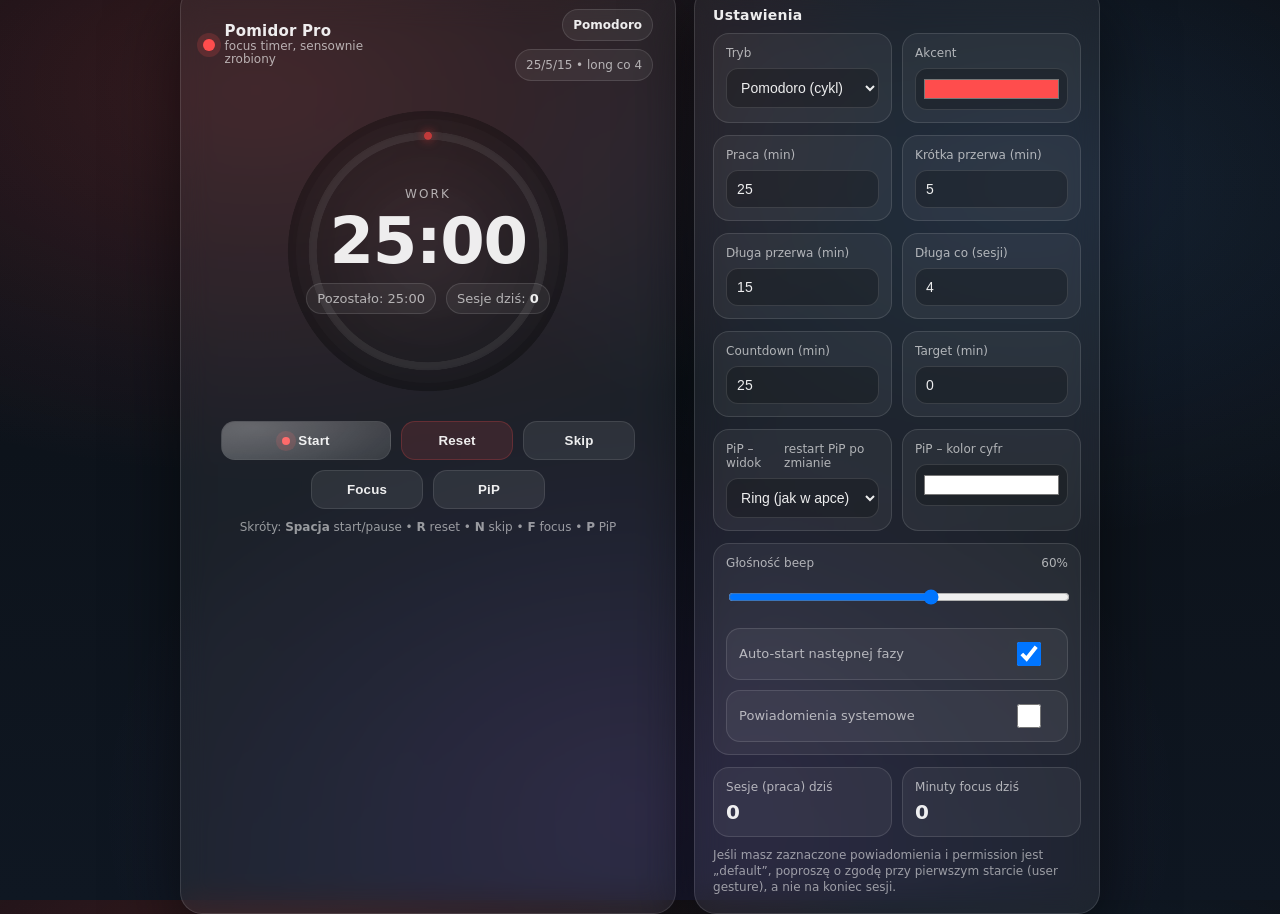
<file: index.html>
<!doctype html>
<html lang="pl">
<head>
  <meta charset="utf-8" />
  <meta name="viewport" content="width=device-width, initial-scale=1, viewport-fit=cover" />
  <meta name="theme-color" content="#0b0f14" />
  <link rel="manifest" href="manifest.json" />
  <title>Pomidor Pro v2.2</title>
  <link rel="stylesheet" href="css/style.css" />
</head>


<body>
  <div class="wrap" id="root">
    <section class="card main">
      <div class="topbar">
        <div class="brand">
          <div class="logoDot"></div>
          <div>
            <p class="title">Pomidor Pro</p>
            <p class="subtitle">focus timer, sensownie zrobiony</p>
          </div>
        </div>
        <div class="chipRow">
          <div class="chip"><strong id="chipMode">Pomodoro</strong></div>
          <div class="chip"><span id="chipPlan">25/5/15 • long co 4</span></div>
        </div>
      </div>

      <div class="dial">
        <div class="dialBox">
          <canvas id="dial" width="720" height="720"></canvas>
          <div class="center">
            <div>
              <div class="phase" id="phaseLabel">WORK</div>
              <div class="time" id="time">25:00</div>
              <div class="meta">
                <span class="pill" id="metaLeft">Pozostało: 25:00</span>
                <span class="pill" id="metaRight">Sesje dziś: <strong id="sessionsToday" style="color:var(--text)">0</strong></span>
              </div>
            </div>
          </div>
        </div>

        <div class="controls">
          <button type="button" class="primary" id="btnStartPause"><span class="dot"></span><span id="btnStartPauseTxt">Start</span></button>
          <button type="button" id="btnReset" class="danger">Reset</button>
          <button type="button" id="btnSkip">Skip</button>
          <button type="button" id="btnFocus">Focus</button>
          <button type="button" id="btnPiP">PiP</button>
        </div>

        <div class="hint">
          Skróty: <strong>Spacja</strong> start/pause • <strong>R</strong> reset • <strong>N</strong> skip • <strong>F</strong> focus • <strong>P</strong> PiP
        </div>
      </div>
    </section>

    <aside class="card side">
      <h2>Ustawienia</h2>

      <div class="row">
        <div class="field">
          <div class="label"><span>Tryb</span></div>
          <select id="mode">
            <option value="pomodoro">Pomodoro (cykl)</option>
            <option value="countdown">Odliczanie</option>
            <option value="countup">Timer w górę</option>
          </select>
        </div>

        <div class="field">
          <div class="label"><span>Akcent</span></div>
          <input id="accent" type="color" value="#ff4d4d" />
        </div>
      </div>

      <div class="row">
        <div class="field">
          <div class="label"><span>Praca (min)</span></div>
          <input id="workMin" type="number" min="1" max="180" value="25" />
        </div>
        <div class="field">
          <div class="label"><span>Krótka przerwa (min)</span></div>
          <input id="shortMin" type="number" min="1" max="60" value="5" />
        </div>
      </div>

      <div class="row">
        <div class="field">
          <div class="label"><span>Długa przerwa (min)</span></div>
          <input id="longMin" type="number" min="1" max="90" value="15" />
        </div>
        <div class="field">
          <div class="label"><span>Długa co (sesji)</span></div>
          <input id="longEvery" type="number" min="2" max="10" value="4" />
        </div>
      </div>

      <div class="row">
        <div class="field">
          <div class="label"><span>Countdown (min)</span></div>
          <input id="countdownMin" type="number" min="1" max="999" value="25" />
        </div>
        <div class="field">
          <div class="label"><span>Target (min)</span></div>
          <input id="countupTargetMin" type="number" min="0" max="999" value="0" />
        </div>
      </div>

      <div class="row">
        <div class="field">
          <div class="label">
            <span>PiP – widok</span>
            <span style="color:var(--muted)">restart PiP po zmianie</span>
          </div>
          <select id="pipView">
            <option value="ring">Ring (jak w apce)</option>
            <option value="digits">Cyfry (minimal)</option>
            <option value="both">Ring + cyfry</option>
          </select>
        </div>
        <div class="field">
          <div class="label"><span>PiP – kolor cyfr</span></div>
          <input id="pipDigitsColor" type="color" value="#ffffff" />
        </div>
      </div>

      <div class="field" style="margin-bottom:12px;">
        <div class="label">
          <span>Głośność beep</span>
          <span id="volVal" style="color:var(--muted)">60%</span>
        </div>
        <input id="volume" type="range" min="0" max="100" value="60" />
        <div class="toggle">
          <span>Auto-start następnej fazy</span>
          <input id="autoStart" type="checkbox" checked />
        </div>
        <div class="toggle">
          <span>Powiadomienia systemowe</span>
          <input id="notify" type="checkbox" />
        </div>
      </div>

      <div class="stats">
        <div class="stat">
          <div class="k">Sesje (praca) dziś</div>
          <div class="v" id="statSessions">0</div>
        </div>
        <div class="stat">
          <div class="k">Minuty focus dziś</div>
          <div class="v" id="statMinutes">0</div>
        </div>
      </div>


      <div class="field installBox" id="installBox" hidden>
        <div class="label"><span>Zainstaluj aplikację</span></div>
        <button type="button" id="btnInstall">Install app</button>
        <div class="hint" id="iosInstallHint" hidden>
          Na iOS: Safari → Udostępnij → „Do ekranu początkowego”.
        </div>
      </div>
      <div class="hint">
        Jeśli masz zaznaczone powiadomienia i permission jest „default”, poproszę o zgodę przy pierwszym starcie (user gesture),
        a nie na koniec sesji.
      </div>
    </aside>
  </div>

  <video id="pipVideo" muted playsinline></video>
  <canvas id="pipCanvas" width="800" height="450"></canvas>

  <script type="module" src="js/app.js"></script>
</body>
</html>
</file>
<file: css/style.css>
:root{
      --bg0:#0b0f14;
      --bg1:#0f1722;
      --card: rgba(255,255,255,.06);
      --stroke: rgba(255,255,255,.12);
      --text: rgba(255,255,255,.92);
      --muted: rgba(255,255,255,.64);
      --accent: #ff4d4d;
      --shadow: 0 24px 70px rgba(0,0,0,.55);
      --radius: 22px;
      --ring: 320px;
    }

    *{ box-sizing:border-box; }
    html,body{ height:100%; }

    body{
      margin:0;
      font-family: ui-sans-serif, system-ui, -apple-system, Segoe UI, Roboto, Helvetica, Arial;
      color: var(--text);
      background:
        radial-gradient(1200px 700px at 20% 10%, rgba(255,77,77,.18), transparent 55%),
        radial-gradient(900px 600px at 80% 20%, rgba(90,160,255,.12), transparent 60%),
        radial-gradient(900px 700px at 50% 90%, rgba(170,90,255,.12), transparent 60%),
        linear-gradient(180deg, var(--bg0), var(--bg1));
      display:flex;
      align-items:center;
      justify-content:center;
      padding: 22px;
    }

    .wrap{
      width:min(920px, 100%);
      display:grid;
      grid-template-columns: 1.1fr .9fr;
      gap: 18px;
    }
    @media (max-width: 880px){
      .wrap{ grid-template-columns: 1fr; }
    }

    .card{
      background: var(--card);
      border: 1px solid var(--stroke);
      border-radius: var(--radius);
      box-shadow: var(--shadow);
      backdrop-filter: blur(14px);
      overflow:hidden;
    }

    .main{ padding: 22px 22px 18px; }
    .topbar{
      display:flex; align-items:center; justify-content:space-between;
      gap: 12px; margin-bottom: 10px;
    }
    .brand{ display:flex; align-items:center; gap: 10px; }
    .logoDot{
      width: 12px; height: 12px; border-radius: 50%;
      background: var(--accent);
      box-shadow: 0 0 0 6px rgba(255,77,77,.18);
    }
    .title{
      font-size: 15px; letter-spacing:.2px; font-weight: 650; margin:0; line-height: 1.1;
    }
    .subtitle{
      margin:0; font-size: 12px; color: var(--muted); line-height: 1.1;
    }

    .chipRow{
      display:flex; gap: 8px; flex-wrap:wrap; justify-content:flex-end;
    }
    .chip{
      font-size: 12px; padding: 8px 10px; border-radius: 999px;
      background: rgba(255,255,255,.06);
      border: 1px solid var(--stroke);
      color: var(--muted);
      user-select:none;
    }
    .chip strong{ color: var(--text); font-weight: 650; }

    .dial{ display:grid; place-items:center; margin: 10px 0 8px; }
    .dialBox{
      width: var(--ring); height: var(--ring);
      position:relative; display:grid; place-items:center;
      border-radius: 999px;
    }
    canvas#dial{
      width: var(--ring); height: var(--ring);
      display:block; border-radius: 999px;
    }
    .center{
      position:absolute; inset: 0;
      display:grid; place-items:center;
      text-align:center; padding: 22px;
      pointer-events:none;
    }
    .phase{
      font-size: 12px; letter-spacing: .18em; text-transform: uppercase;
      color: var(--muted); margin-bottom: 8px;
    }
    .time{
      font-variant-numeric: tabular-nums;
      font-size: 64px; font-weight: 750; line-height: 1.0;
      letter-spacing: -0.02em;
    }
    .meta{
      margin-top: 10px; font-size: 13px; color: var(--muted);
      display:flex; align-items:center; justify-content:center;
      gap: 10px; flex-wrap:wrap;
    }
    .pill{
      padding: 7px 10px; border-radius: 999px;
      background: rgba(255,255,255,.06);
      border: 1px solid var(--stroke);
      color: var(--muted);
    }

    .controls{
      display:flex; gap: 10px; flex-wrap:wrap;
      justify-content:center; margin-top: 10px;
    }
    button{
      appearance:none; border: 0; cursor:pointer;
      border-radius: 14px; padding: 11px 14px;
      font-weight: 650; letter-spacing:.2px;
      color: var(--text);
      background: rgba(255,255,255,.08);
      border: 1px solid rgba(255,255,255,.10);
      transition: transform .06s ease, background .2s ease, border-color .2s ease;
      min-width: 112px;
    }
    button:hover{ background: rgba(255,255,255,.10); border-color: rgba(255,255,255,.16); }
    button:active{ transform: translateY(1px); }

    .primary{
      background: linear-gradient(135deg, rgba(255,255,255,.14), rgba(255,255,255,.06));
      border-color: rgba(255,255,255,.14);
      min-width: 170px;
      position:relative; overflow:hidden;
    }
    .primary::before{
      content:""; position:absolute; inset:-2px;
      background: radial-gradient(400px 120px at 20% 20%, rgba(255,255,255,.24), transparent 60%);
      opacity:.9; pointer-events:none;
    }
    .primary .dot{
      width: 8px; height: 8px; border-radius: 999px;
      background: var(--accent); display:inline-block;
      margin-right: 8px; box-shadow: 0 0 0 6px rgba(255,77,77,.16);
      vertical-align: middle;
    }
    .danger{
      background: rgba(255,77,77,.12);
      border-color: rgba(255,77,77,.22);
    }

    .side{ padding: 18px; }
    .side h2{
      margin: 2px 0 10px;
      font-size: 14px; font-weight: 750; letter-spacing:.2px;
    }

    .row{
      display:grid; grid-template-columns: 1fr 1fr; gap: 10px;
      margin-bottom: 12px;
    }
    .field{
      background: rgba(255,255,255,.05);
      border: 1px solid var(--stroke);
      border-radius: 16px;
      padding: 12px;
    }
    .label{
      font-size: 12px; color: var(--muted);
      margin-bottom: 8px;
      display:flex; justify-content:space-between; gap: 10px;
    }

    select, input[type="number"], input[type="range"]{
      width: 100%;
      border-radius: 12px;
      border: 1px solid rgba(255,255,255,.12);
      background: rgba(0,0,0,.24);
      color: var(--text);
      padding: 10px 10px;
      outline: none;
      font-size: 14px;
    }
    input[type="range"]{ padding: 8px 0; }
    input[type="color"]{
      width: 100%;
      height: 42px;
      border-radius: 12px;
      border: 1px solid rgba(255,255,255,.12);
      background: rgba(0,0,0,.24);
      padding: 6px;
      cursor:pointer;
    }

    .toggle{
      display:flex; align-items:center; justify-content:space-between;
      gap: 12px; padding: 10px 12px;
      border-radius: 14px;
      border: 1px solid var(--stroke);
      background: rgba(255,255,255,.05);
      margin-top: 10px;
    }
    .toggle span{ color: var(--muted); font-size: 13px; }
    .toggle input{ width: 46px; height: 24px; }

    .stats{
      margin-top: 12px;
      display:grid; grid-template-columns: 1fr 1fr; gap: 10px;
    }
    .stat{
      background: rgba(255,255,255,.05);
      border: 1px solid var(--stroke);
      border-radius: 16px;
      padding: 12px;
    }
    .stat .k{ font-size: 12px; color: var(--muted); }
    .stat .v{ font-size: 20px; font-weight: 750; margin-top: 6px; }

    .hint{
      margin-top: 10px;
      font-size: 12px;
      color: rgba(255,255,255,.55);
      line-height: 1.35;
    }

    /* Focus mode — klasa na body */
    body.focusMode{ padding: 0; }
    body.focusMode .side{ display:none; }
    body.focusMode .wrap{
      width: 100%;
      height: 100%;
      grid-template-columns: 1fr;
      gap: 0;
    }
    body.focusMode .card.main{
      border-radius: 0;
      height: 100%;
      display:flex;
      flex-direction:column;
      justify-content:center;
    }

    /* PiP video must not be display:none */
    #pipVideo{
      position: fixed;
      left: -9999px;
      top: -9999px;
      width: 1px;
      height: 1px;
      opacity: 0.0001;
      pointer-events:none;
    }

    #pipCanvas{
      position: fixed;
      left: -9999px;
      top: -9999px;
      width: 1px;
      height: 1px;
      opacity: 0.0001;
      pointer-events:none;
    }
  

html {
  overscroll-behavior: none;
}

body {
  padding-top: max(22px, env(safe-area-inset-top));
  padding-right: max(22px, env(safe-area-inset-right));
  padding-bottom: max(22px, env(safe-area-inset-bottom));
  padding-left: max(22px, env(safe-area-inset-left));
  user-select: none;
  -webkit-user-select: none;
  -webkit-tap-highlight-color: transparent;
}

input, select, textarea {
  user-select: text;
  -webkit-user-select: text;
}

button {
  touch-action: manipulation;
}

.installBox button {
  width: 100%;
}
</file>
